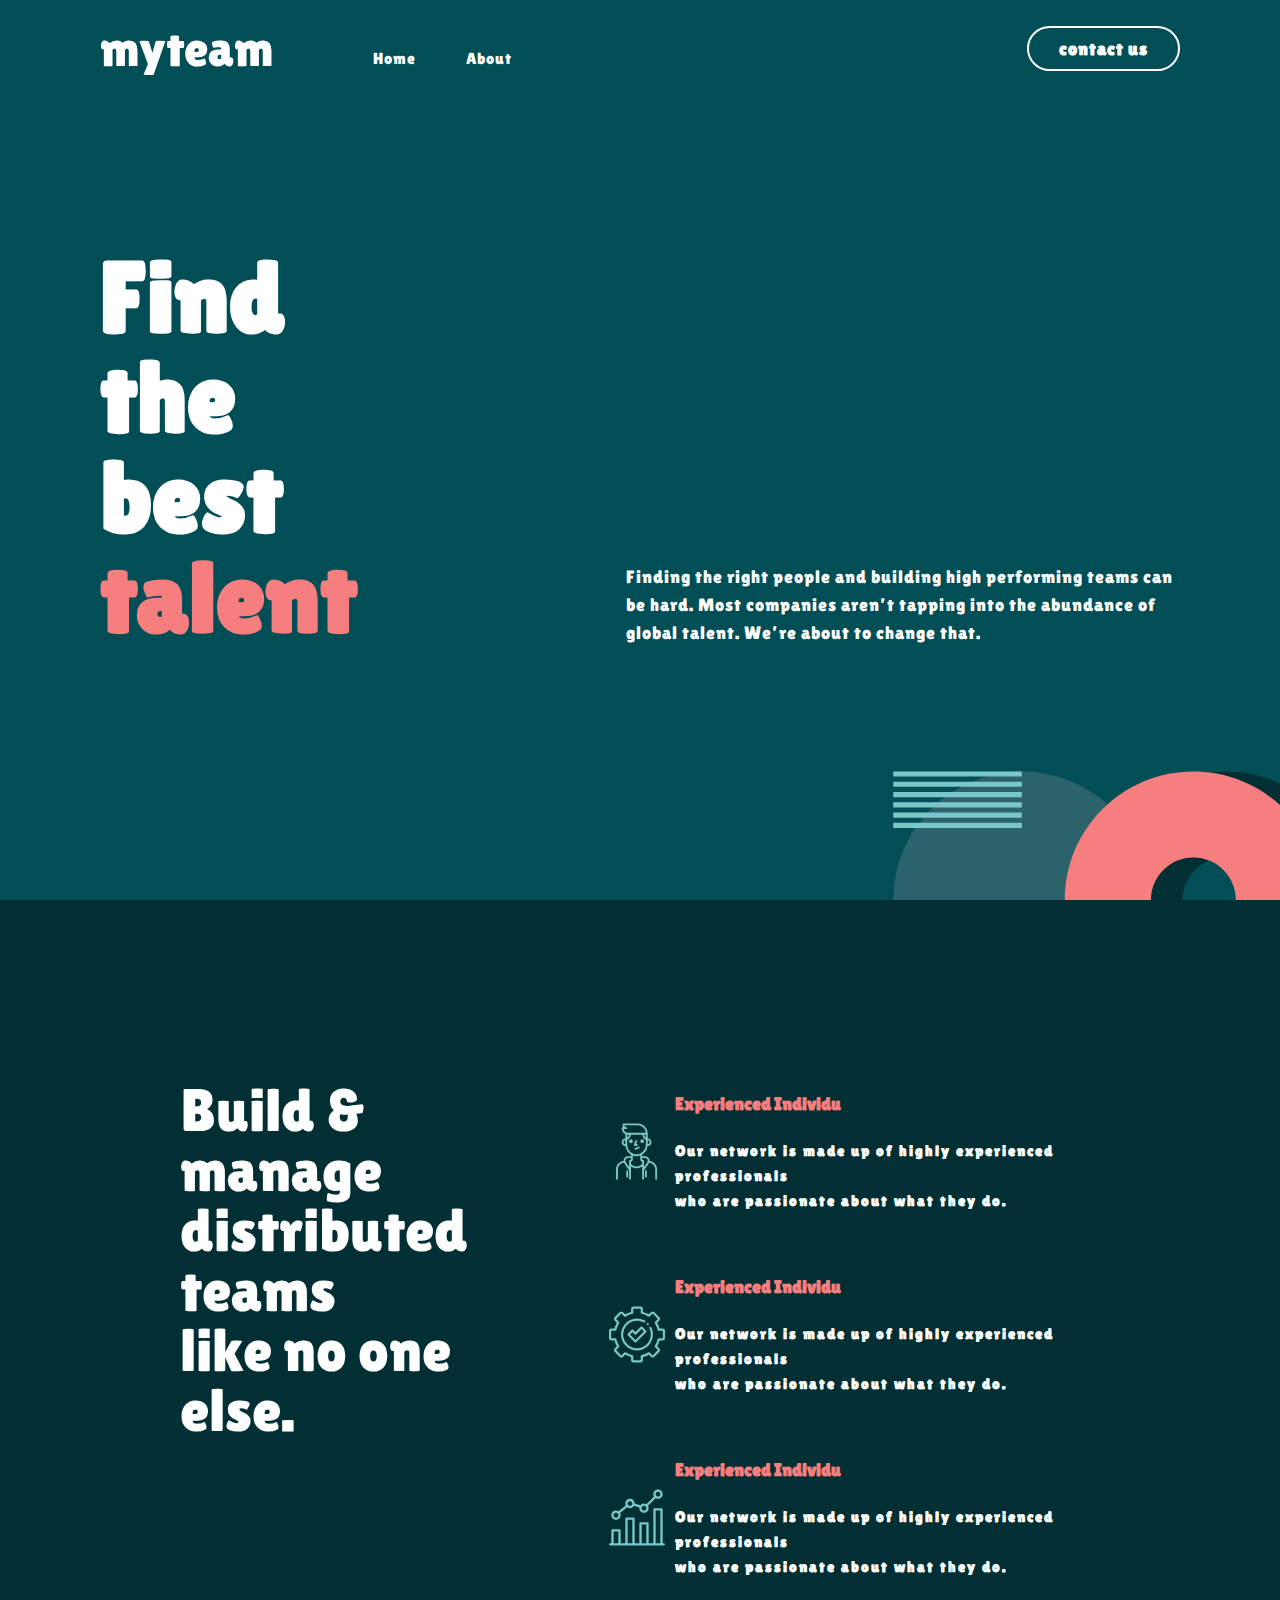
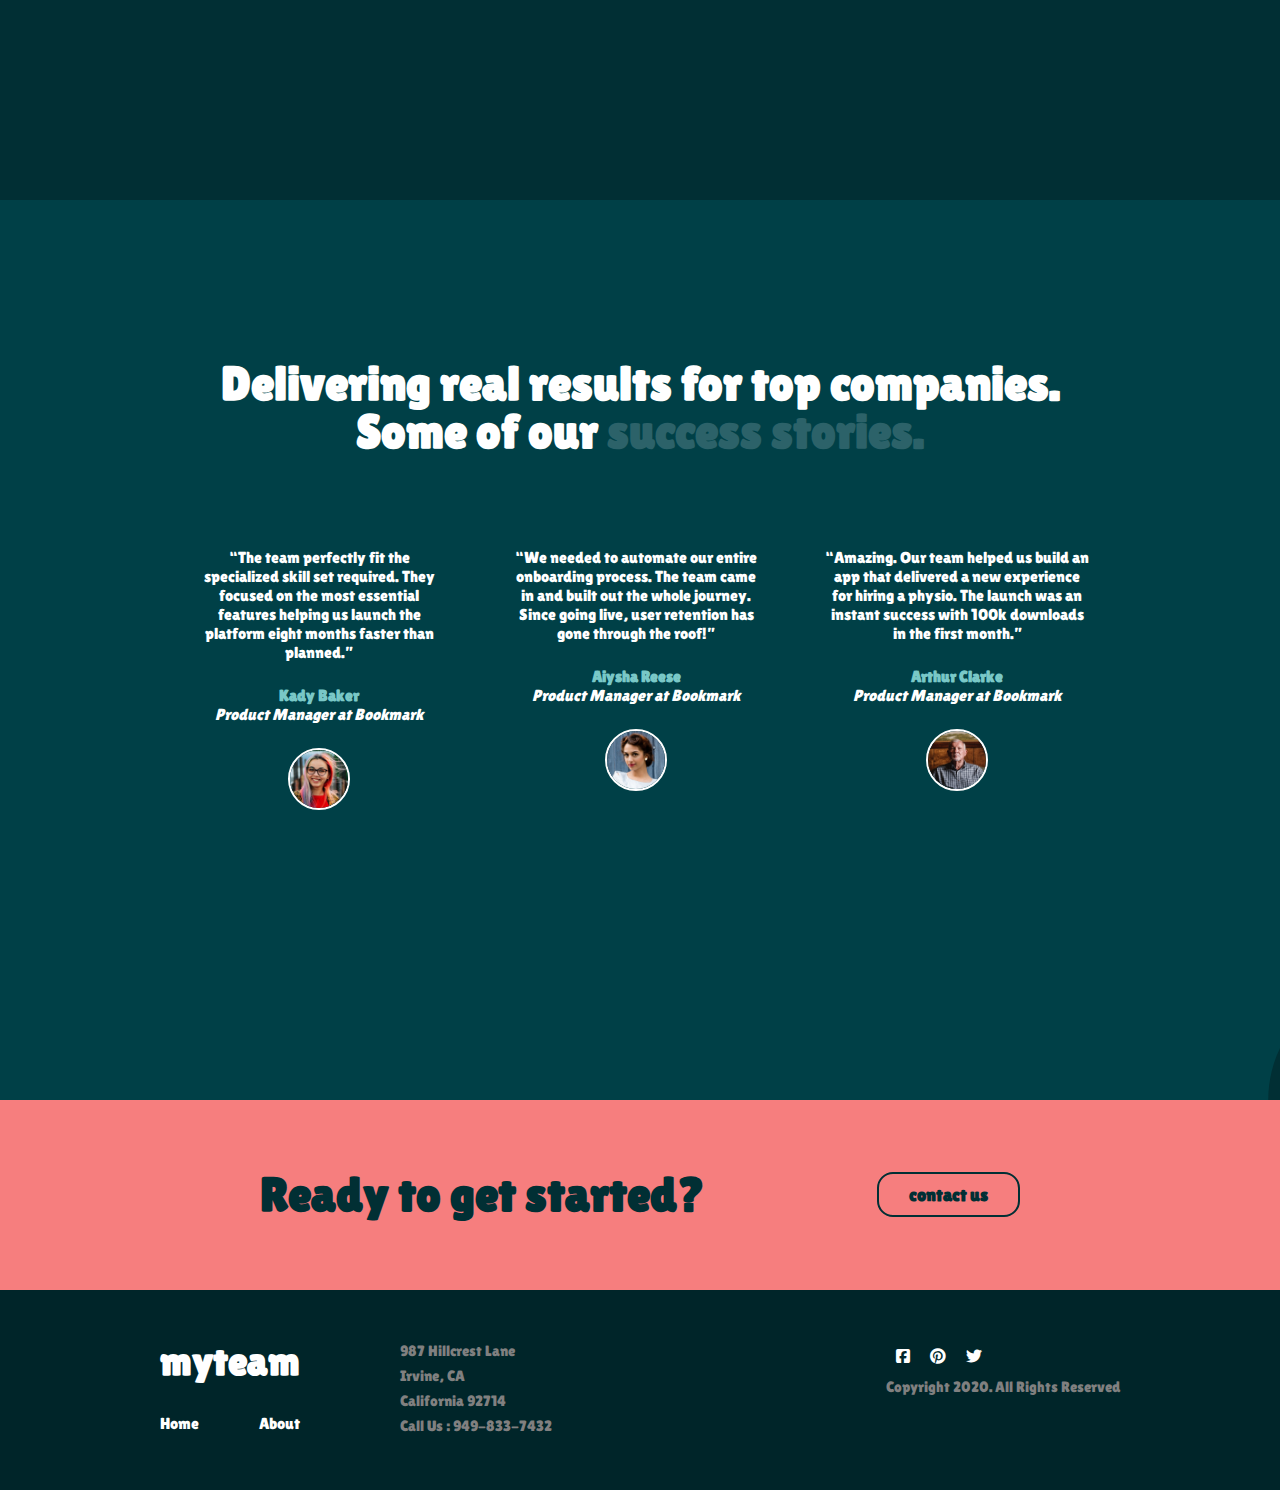
<file: index.html>
<!DOCTYPE html>
<html lang="en">

<head>
    <meta charset="UTF-8">
    <meta name="viewport" content="width=device-width, initial-scale=1.0">
    <link rel="stylesheet" href="./css/Home.css">
    <!--Font avesome link-->
    <link rel="stylesheet" href="https://cdnjs.cloudflare.com/ajax/libs/font-awesome/6.5.0/css/all.min.css">
    <link rel="shortcut icon" href="./images/programming.png" type="image/x-icon">
    <title>My team</title>
</head>

<body>


    <section class="header">
        <nav class="nav">
            <div class="nav-menu">
                <h1 class="my_team"> myteam </h1>
                <li class="nav-link"> <a href="#" target="_self"> Home</a> </li>
                <li class="nav-link"> <a href="./About.html" target="_self"> About</a> </li>
            </div>
            <div class="btn-nav">
                <span class="btn-nav">
                    <a href="./Contact_us.html" target="_self"> contact us</a>
                </span>
            </div>
            <div class="hamburger">
                <i class="fa-solid fa-bars"></i>
            </div>
        </nav>

        <div class="header-text">
            <div class="h-text-left">
                <h1> Find the best <span class="another-color"> talent </span></h1>
            </div>
            <div class="p-text-right">
                <p>Finding the right people and building high performing teams can be hard. Most companies aren’t
                    tapping into the abundance of global talent. We’re about to change that.</p>
            </div>
        </div>
    </section>

    <div class="adverticement">
        <div class="add-describtion">
            <div class="add-text">
                <h2>Build & manage <span class="break"> distributed teams </span> like no one else.</h2>
            </div>
            <div class="add-describe">
                <div class="describe-1">
                    <img class="add-icon" src="./images/Group 9.svg" alt="">
                    <div class="text-add">
                        <p class="another-text">
                            Experienced Individu
                        </p>
                        <p class="under-text">
                            Our network is made up of highly experienced professionals
                            <span class="break"> who are passionate about what they do. </span>
                        </p>
                    </div>
                </div>

                <div class="describe-1">
                    <img class="add-icon" src="./images/Combined Shape.svg" alt="">
                    <div class="text-add">
                        <p class="another-text">
                            Experienced Individu
                        </p>
                        <p class="under-text">
                            Our network is made up of highly experienced professionals
                            <span class="break"> who are passionate about what they do. </span>
                        </p>
                    </div>
                </div>

                <div class="describe-1">
                    <img class="add-icon" src="./images/Combined Shape (1).svg" alt="">
                    <div class="text-add">
                        <p class="another-text">
                            Experienced Individu
                        </p>
                        <p class="under-text">
                            Our network is made up of highly experienced professionals
                            <span class="break"> who are passionate about what they do. </span>
                        </p>
                    </div>
                </div>
            </div>
        </div>
    </div>

    <div class="stories">
        <div class="comments">
            <h2 class="story-h2">
                Delivering real results for top companies. <span class="break">Some of our <span class="success">success
                        stories.</span></span>
            </h2>
            <div class="success-story">
                <div class="comment">
                    <p> “The team perfectly fit the specialized skill set required. They focused on the most essential
                        features helping us launch the platform eight months faster than planned.”</p>

                    <span>
                        <b style="color: rgba(121, 200, 199, 1);">Kady Baker</b> <br>
                        <i>Product Manager at Bookmark</i> <br>
                    </span>

                    <img class="person" src="./images/person-1.png" alt="">
                </div>
                <div class="comment">
                    <p>“We needed to automate our entire onboarding process. The team came in and built out the whole
                        journey. Since going live, user retention has gone through the roof!”</p>
                    <span>
                        <b style="color: rgba(121, 200, 199, 1);">Aiysha Reese</b> <br>
                        <i>Product Manager at Bookmark</i> <br>
                    </span>

                    <img class="person" src="./images/person-2.png" alt="">
                </div>
                <div class="comment">
                    <p>“Amazing. Our team helped us build an app that delivered a new experience for hiring a physio.
                        The launch was an instant success with 100k downloads in the first month.”</p>
                    <span>
                        <b style="color: rgba(121, 200, 199, 1);">Arthur Clarke</b> <br>
                        <i>Product Manager at Bookmark</i> <br>
                    </span>

                    <img class="person" src="./images/person-3.png" alt="">
                </div>
            </div>

        </div>
    </div>

    <div class="started">
        <div class="start">
            <h1> Ready to get started? </h1>
            <div class="btn-started">
                <span class="btn-start">
                    <a href="./Contact_us.html"> contact us</a>
                </span>
            </div>
        </div>
    </div>

    <footer>
        <div class="under">
            <div class="left-section">
                <div class="f-icon">
                    <h2>myteam</h2>
                    <ul>
                        <li><a href="#">Home</a></li>
                        <li class="two"><a  href="./About.html">About</a></li>
                    </ul>
                </div>
                <div class="adress">
                    <ul>
                        <li><a href="#">987 Hillcrest Lane</a></li>
                        <li><a href="#">Irvine, CA</a></li>
                        <li><a href="#">California 92714</a></li>
                        <li><a href="#">Call Us : 949-833-7432</a></li>
                    </ul>
                </div>
            </div>
            <div class="right-section">
                <ul class="social">
                    <li><a href="#"><i class="fa-brands fa-square-facebook"></i></a></li>
                    <li><a href="#"><i class="fa-brands fa-pinterest"></i></a></li>
                    <li><a href="#"><i class="fa-brands fa-twitter"></i></a></li> 
                </ul>
                <p>Copyright 2020. All Rights Reserved</p>
            </div>
        </div>
    </footer>


</body>

</html>
</file>
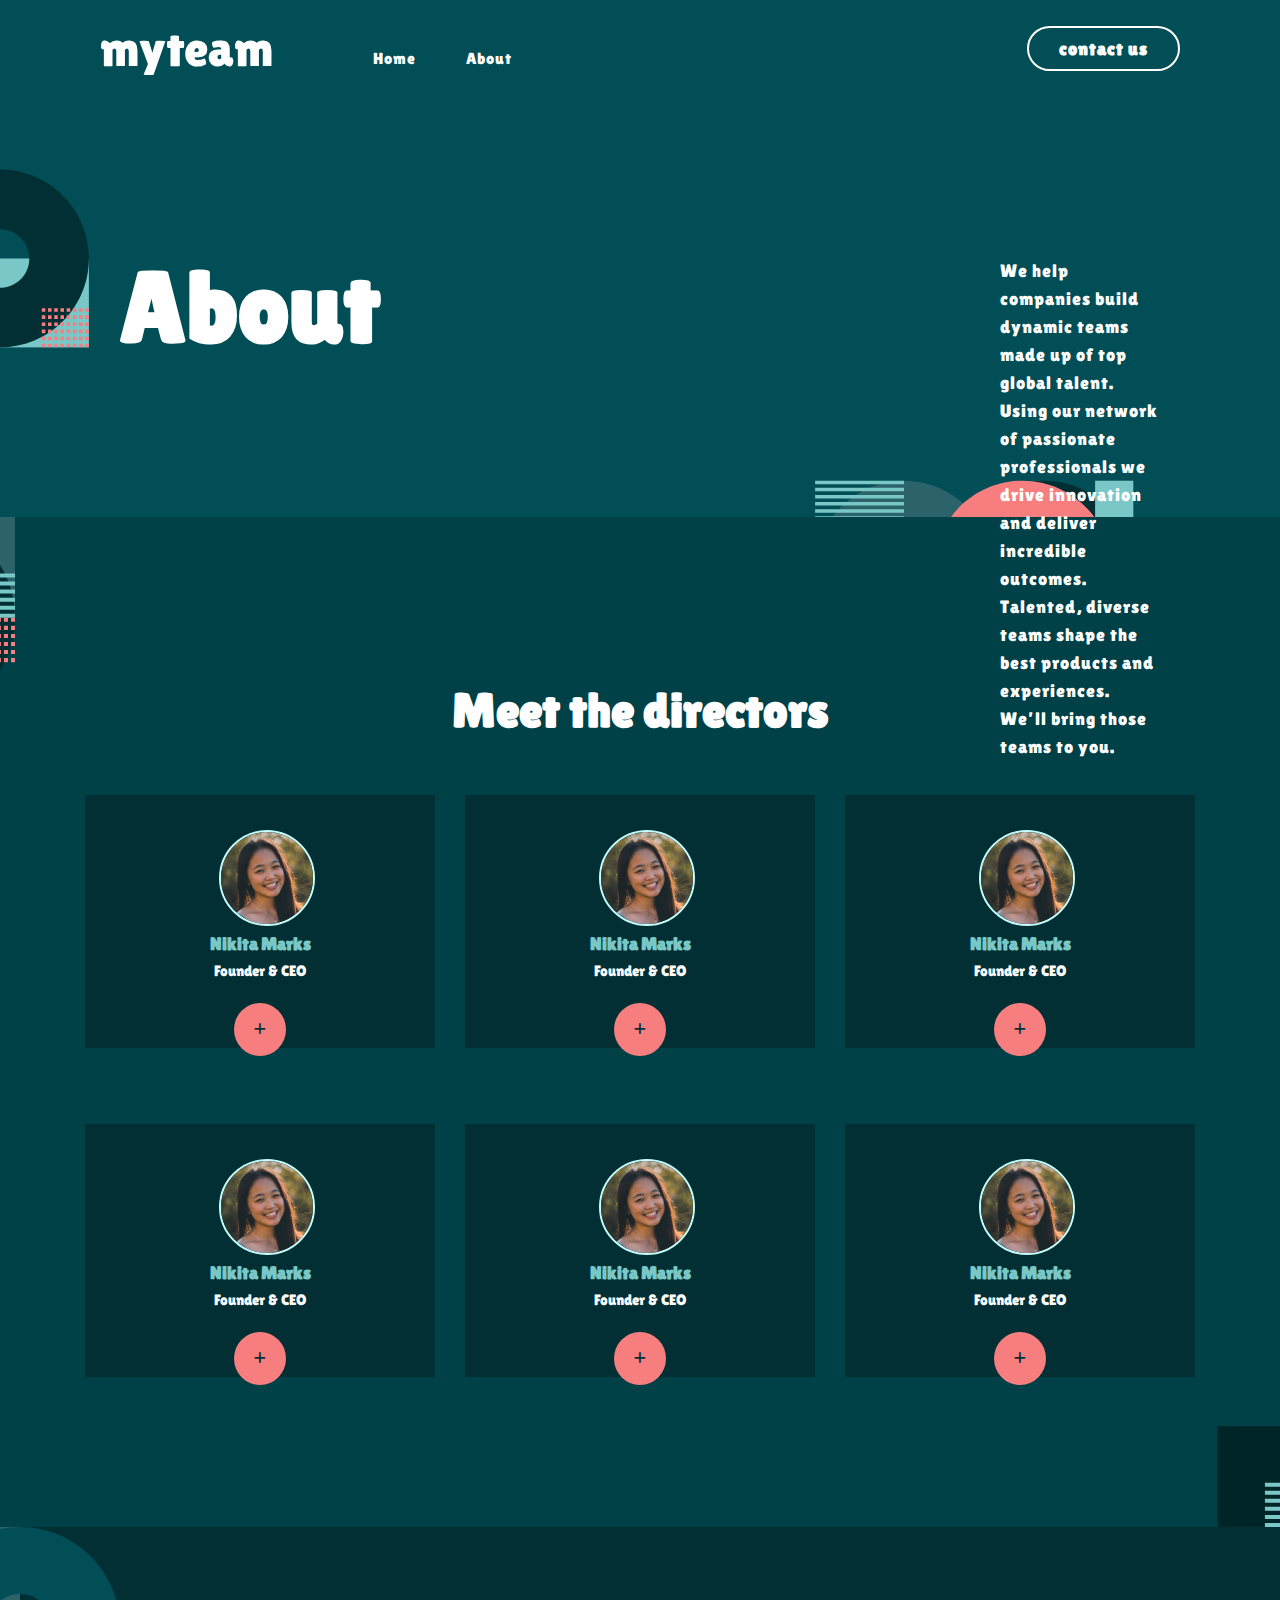
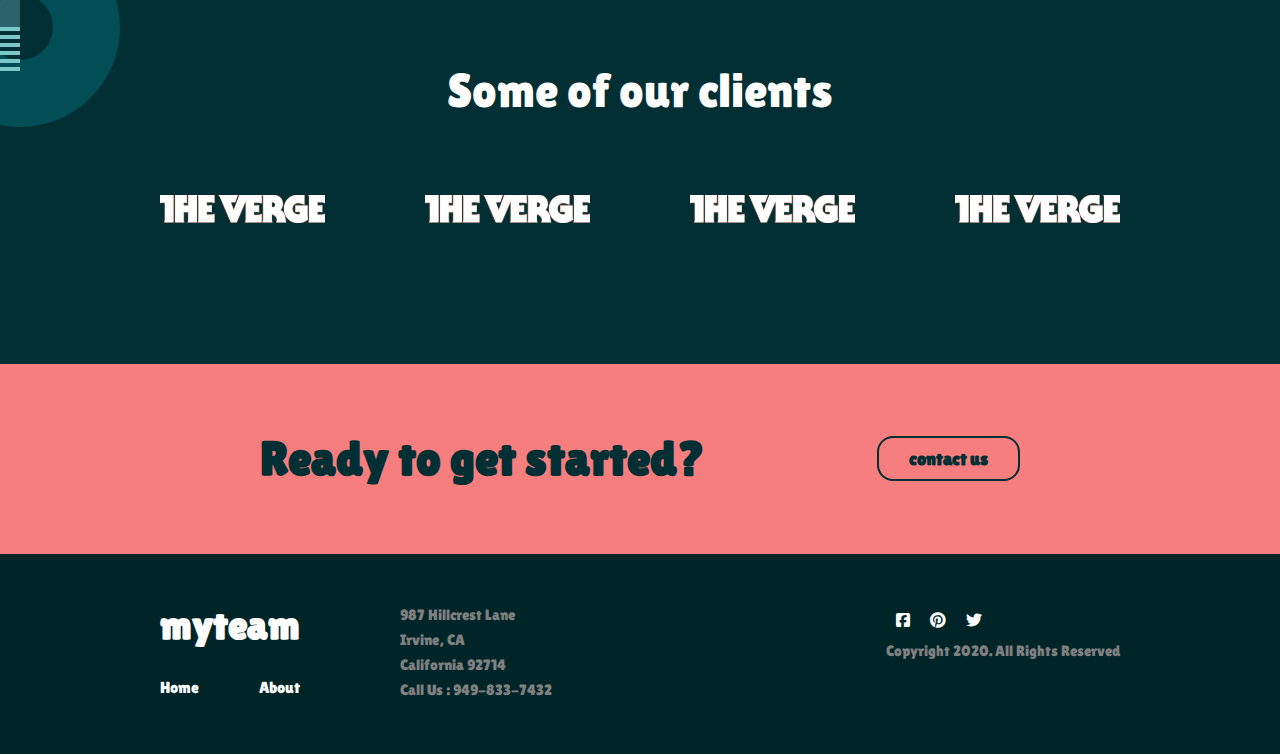
<file: About.html>
<!DOCTYPE html>
<html lang="en">

<head>
    <meta charset="UTF-8">
    <meta name="viewport" content="width=device-width, initial-scale=1.0">
    <!-- CSS link -->
    <link rel="stylesheet" href="./css/About.css">
    <!--Font avesome link-->
    <link rel="stylesheet" href="https://cdnjs.cloudflare.com/ajax/libs/font-awesome/6.5.0/css/all.min.css">
    <link rel="shortcut icon" href="./images/programming.png" type="image/x-icon">
    <title>My team</title>
</head>

<body>

    <section class="header">
        <nav class="nav">
            <div class="nav-menu">
                <h1 class="my_team"> myteam </h1>
                <li class="nav-link"> <a href="./index.html" target="_self"> Home</a> </li>
                <li class="nav-link"> <a href="#"> About</a> </li>
            </div>
            <div class="btn-nav">
                <span class="btn-nav">
                    <a href="./Contact_us.html" target="_self"> contact us</a>
                </span>
            </div>
            <div class="hamburger">
                <i class="fa-solid fa-bars"></i>
            </div>
        </nav>

        <div class="header-text">
            <div class="h-text-left">
                <h1> About </h1>
            </div>
            <div class="p-text-right">
                <p> We help companies build dynamic teams made up of top global talent. Using our network of passionate
                    professionals we drive innovation and deliver incredible outcomes. Talented, diverse teams shape the
                    best products and experiences. We’ll bring those teams to you. </p>
            </div>
        </div>

    </section>

    <div class="directors">
        <div class="meet">
            <h1 class="meet-h1">
                Meet the directors
            </h1>
            <div class="container">
                <div class="grid-container">
                    <div class="box">
                        <img class="d-img" src="./images/director_1.png" alt="">
                        <p class="d-name"> Nikita Marks </p>
                        <p class="d-job"> Founder & CEO </p>
                        <button class="d-btn">
                            <i class="fa-solid fa-plus d-plus"></i>
                            <i class="fa-solid fa-xmark d-cross"></i>
                        </button>
                    </div>
                    <div class="box">
                        <img class="d-img" src="./images/director_1.png" alt="">
                        <p class="d-name"> Nikita Marks </p>
                        <p class="d-job"> Founder & CEO </p>
                        <button class="d-btn">
                            <i class="fa-solid fa-plus d-plus"></i>
                            <i class="fa-solid fa-xmark d-cross"></i>
                        </button>
                    </div>
                    <div class="box">
                        <img class="d-img" src="./images/director_1.png" alt="">
                        <p class="d-name"> Nikita Marks </p>
                        <p class="d-job"> Founder & CEO </p>
                        <button class="d-btn">
                            <i class="fa-solid fa-plus d-plus"></i>
                            <i class="fa-solid fa-xmark d-cross"></i>
                        </button>
                    </div>
                    <div class="box">
                        <img class="d-img" src="./images/director_1.png" alt="">
                        <p class="d-name"> Nikita Marks </p>
                        <p class="d-job"> Founder & CEO </p>
                        <button class="d-btn">
                            <i class="fa-solid fa-plus d-plus"></i>
                            <i class="fa-solid fa-xmark d-cross"></i>
                        </button>
                    </div>
                    <div class="box">
                        <img class="d-img" src="./images/director_1.png" alt="">
                        <p class="d-name"> Nikita Marks </p>
                        <p class="d-job"> Founder & CEO </p>
                        <button class="d-btn">
                            <i class="fa-solid fa-plus d-plus"></i>
                            <i class="fa-solid fa-xmark d-cross"></i>
                        </button>
                    </div>
                    <div class="box">
                        <img class="d-img" src="./images/director_1.png" alt="">
                        <p class="d-name"> Nikita Marks </p>
                        <p class="d-job"> Founder & CEO </p>
                        <button class="d-btn">
                            <i class="fa-solid fa-plus d-plus"></i>
                            <i class="fa-solid fa-xmark d-cross"></i>
                        </button>
                    </div>
                </div>
            </div>
        </div>
    </div>

    <div class="cleants">
        <div class="brand">
            <h2 class="brand-h2"> Some of our clients </h2>
            <div class="brand-img">
                <div class="logo"><img src="./images/Object.svg" alt=""></div>
                <div class="logo"><img src="./images/Object.svg" alt=""></div>
                <div class="logo"><img src="./images/Object.svg" alt=""></div>
                <div class="logo"><img src="./images/Object.svg" alt=""></div>
                 
            </div>
        </div>

    </div>

    <div class="started">
        <div class="start">
            <h1> Ready to get started? </h1>
            <div class="btn-started">
                <span class="btn-start">
                    <a href="./Contact_us.html"> contact us</a>
                </span>
            </div>
        </div>
    </div>

    <footer>
        <div class="under">
            <div class="left-section">
                <div class="f-icon">
                    <h2>myteam</h2>
                    <ul>
                        <li><a href="./index.html">Home</a></li>
                        <li class="two"><a  href="./About.html">About</a></li>
                    </ul>
                </div>
                <div class="adress">
                    <ul>
                        <li><a href="#">987 Hillcrest Lane</a></li>
                        <li><a href="#">Irvine, CA</a></li>
                        <li><a href="#">California 92714</a></li>
                        <li><a href="#">Call Us : 949-833-7432</a></li>
                    </ul>
                </div>
            </div>
            <div class="right-section">
                <ul class="social">
                    <li><a href="#"><i class="fa-brands fa-square-facebook"></i></a></li>
                    <li><a href="#"><i class="fa-brands fa-pinterest"></i></a></li>
                    <li><a href="#"><i class="fa-brands fa-twitter"></i></a></li> 
                </ul>
                <p>Copyright 2020. All Rights Reserved</p>
            </div>
        </div>
    </footer>


    <script src="./js/about.js"></script>
</body>

</html>
</file>
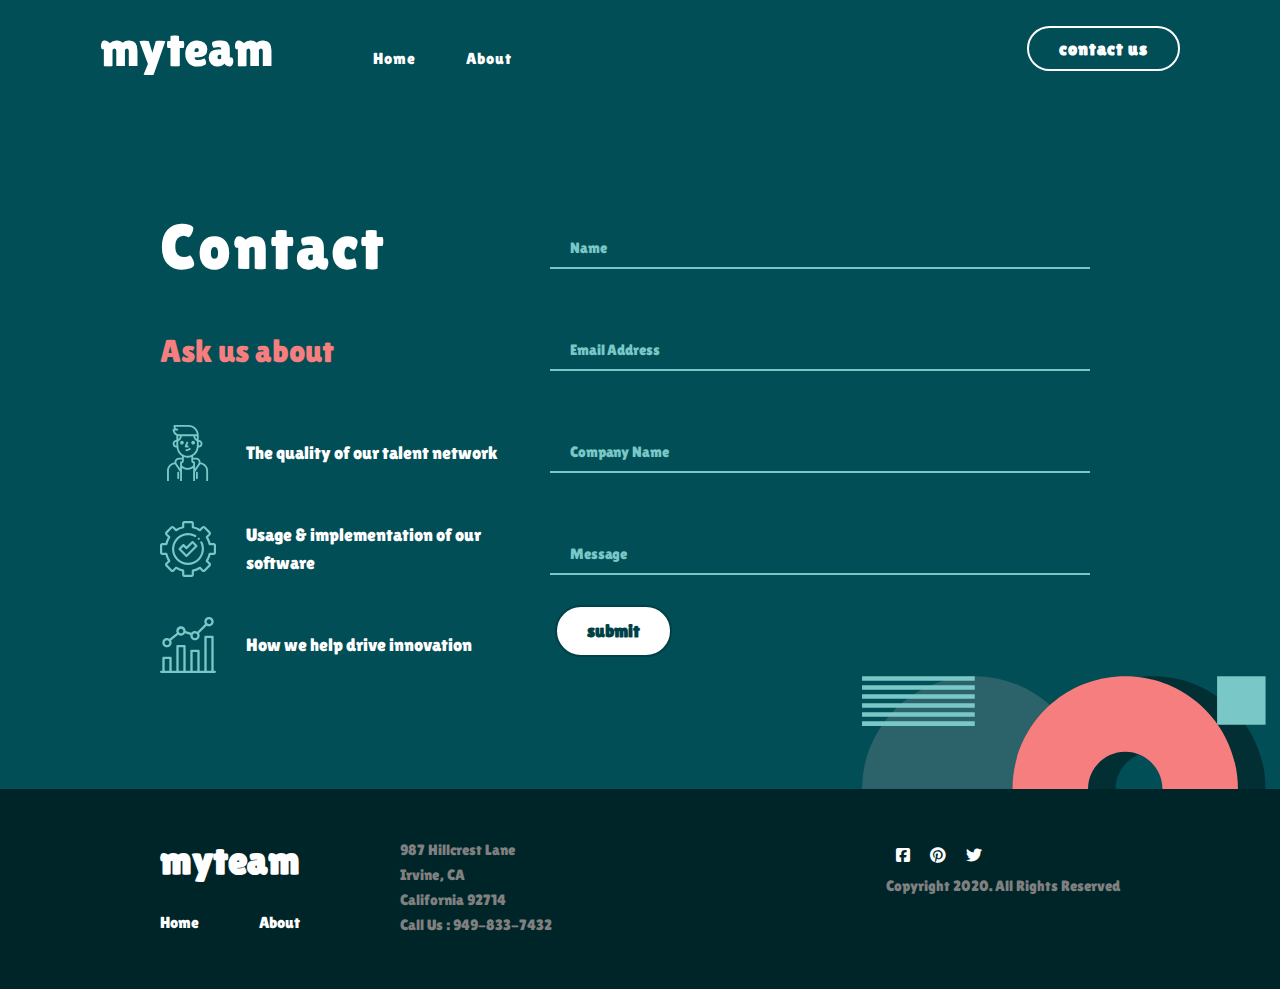
<file: Contact_us.html>
<!DOCTYPE html>
<html lang="en">
<head>
    <meta charset="UTF-8">
    <meta name="viewport" content="width=device-width, initial-scale=1.0">
    <link rel="shortcut icon" href="./images/programming.png" type="image/x-icon">
    <title>My team</title>
     <!-- CSS link -->
     <link rel="stylesheet" href="./css/Contact_us.css">
     <!--Font avesome link-->
     <link rel="stylesheet" href="https://cdnjs.cloudflare.com/ajax/libs/font-awesome/6.5.0/css/all.min.css">
</head>
<body>
    <section class="header">
        <nav class="nav">
            <div class="nav-menu">
                <h1 class="my_team"> myteam </h1>
                <li class="nav-link"> <a href="./index.html" target="_self"> Home</a> </li>
                <li class="nav-link"> <a href="./About.html" target="_self"> About</a> </li>
            </div>
            <div class="btn-nav">
                <span class="btn-nav">
                    <a href="#"> contact us</a>
                </span>
            </div>
            <div class="hamburger">
                <i class="fa-solid fa-bars"></i>
            </div>
        </nav>

        <div class="main-section">
            <div class="contact">
                <h1> Contact </h1>
                <h4> Ask us about </h4>
                <div class="images">
                    <div class="add add_1">
                        <img src="./images/Group 9.svg" alt="">
                        <p>The quality of our talent network</p>
                    </div>
                    <div class="add add_2">
                        <img src="./images/Combined Shape.svg" alt="">
                        <p>Usage & implementation of our software</p>
                    </div>
                    <div class="add add_3">
                        <img src="./images/Combined Shape (1).svg" alt="">
                        <p>How we help drive innovation</p>
                    </div>
                </div>
            </div>
            <div class="input">
                <div class="inform name">
                    <input type="text" placeholder="Name">
                </div>
                <div class="inform email">
                    <input type="email" placeholder="Email Address">
                </div>
                <div class="inform title">
                    <input type="text" placeholder="Company Name">
                </div>
                <div class="inform massage">
                    <input type="text" placeholder="Message">
                </div>
                <div class="btn-input">
                    <button> submit </button>
                </div>
            </div>
        </div>

    </section>

    <footer>
        <div class="under">
            <div class="left-section">
                <div class="f-icon">
                    <h2>myteam</h2>
                    <ul>
                        <li><a href="./index.html">Home</a></li>
                        <li class="two"><a  href="./About.html">About</a></li>
                    </ul>
                </div>
                <div class="adress">
                    <ul>
                        <li><a href="#">987 Hillcrest Lane</a></li>
                        <li><a href="#">Irvine, CA</a></li>
                        <li><a href="#">California 92714</a></li>
                        <li><a href="#">Call Us : 949-833-7432</a></li>
                    </ul>
                </div>
            </div>
            <div class="right-section">
                <ul class="social">
                    <li><a href="#"><i class="fa-brands fa-square-facebook"></i></a></li>
                    <li><a href="#"><i class="fa-brands fa-pinterest"></i></a></li>
                    <li><a href="#"><i class="fa-brands fa-twitter"></i></a></li> 
                </ul>
                <p>Copyright 2020. All Rights Reserved</p>
            </div>
        </div>
    </footer>


</body>
</html>
</file>
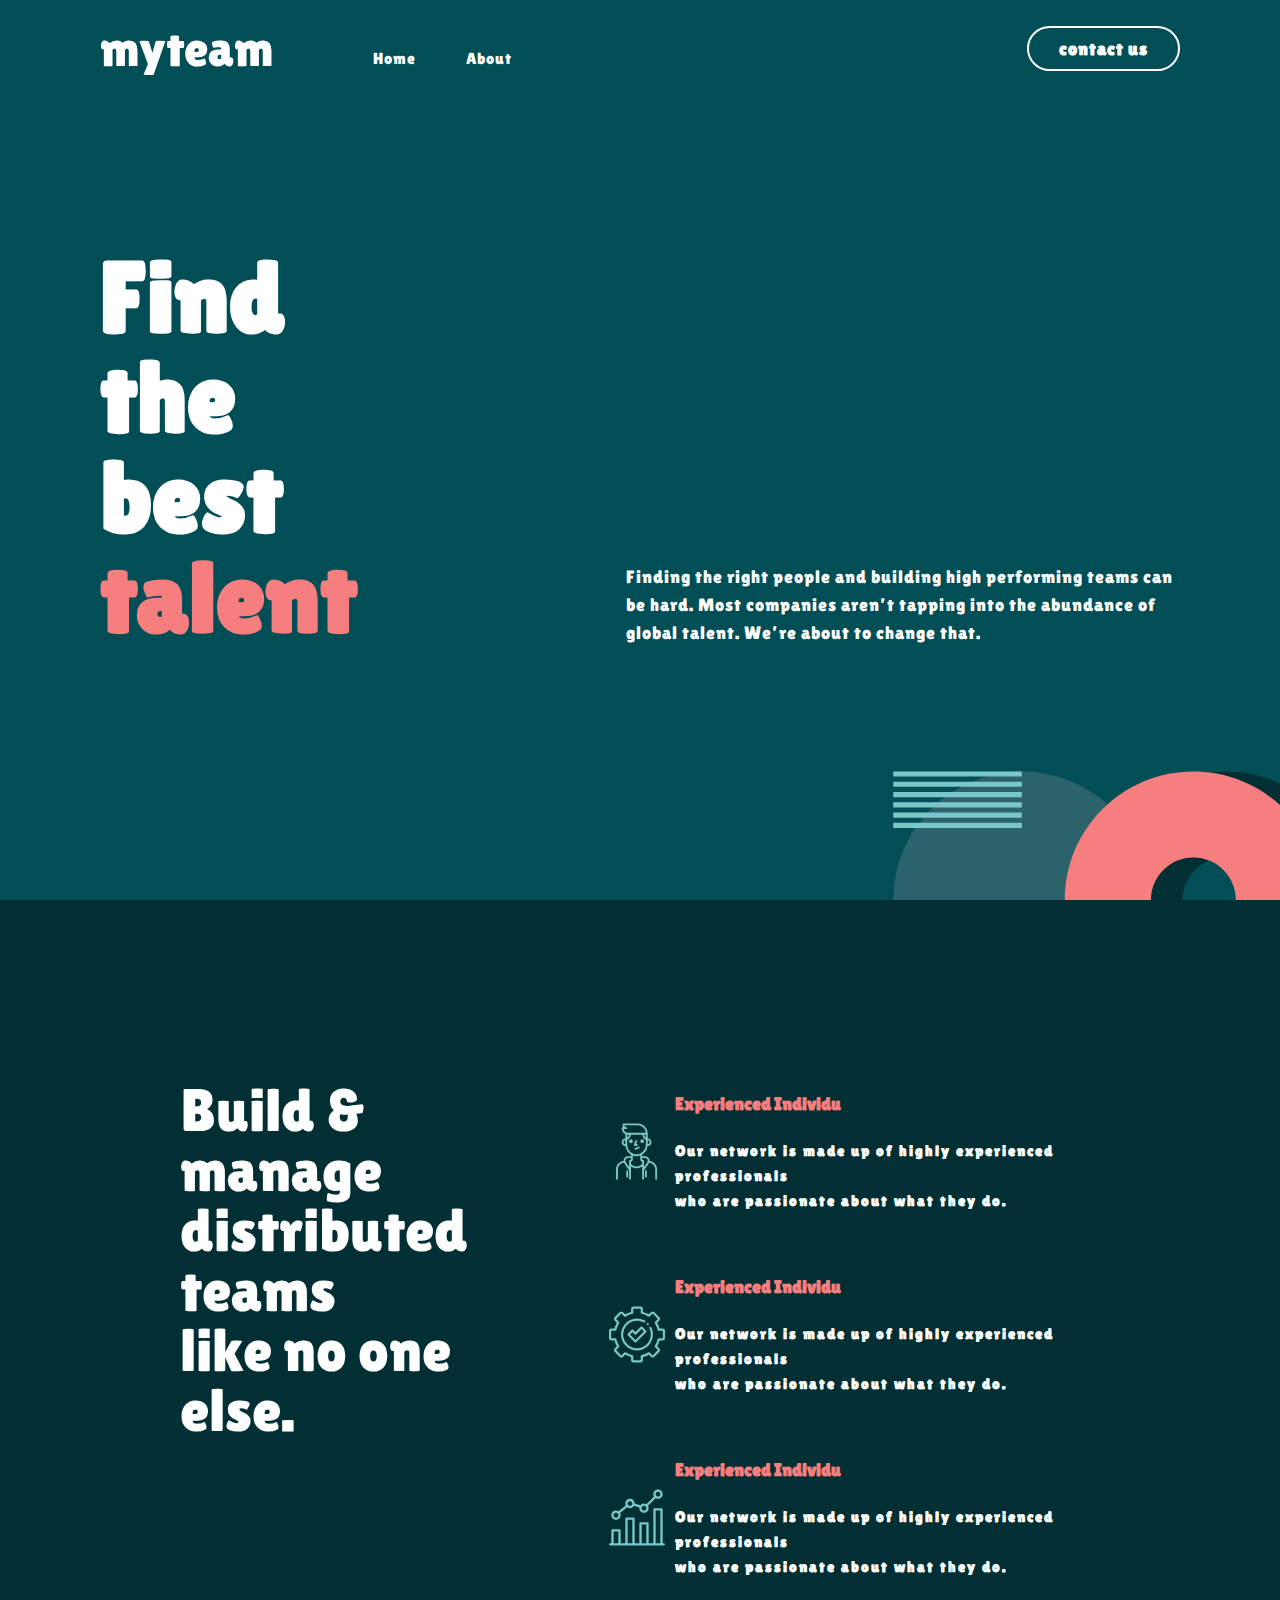
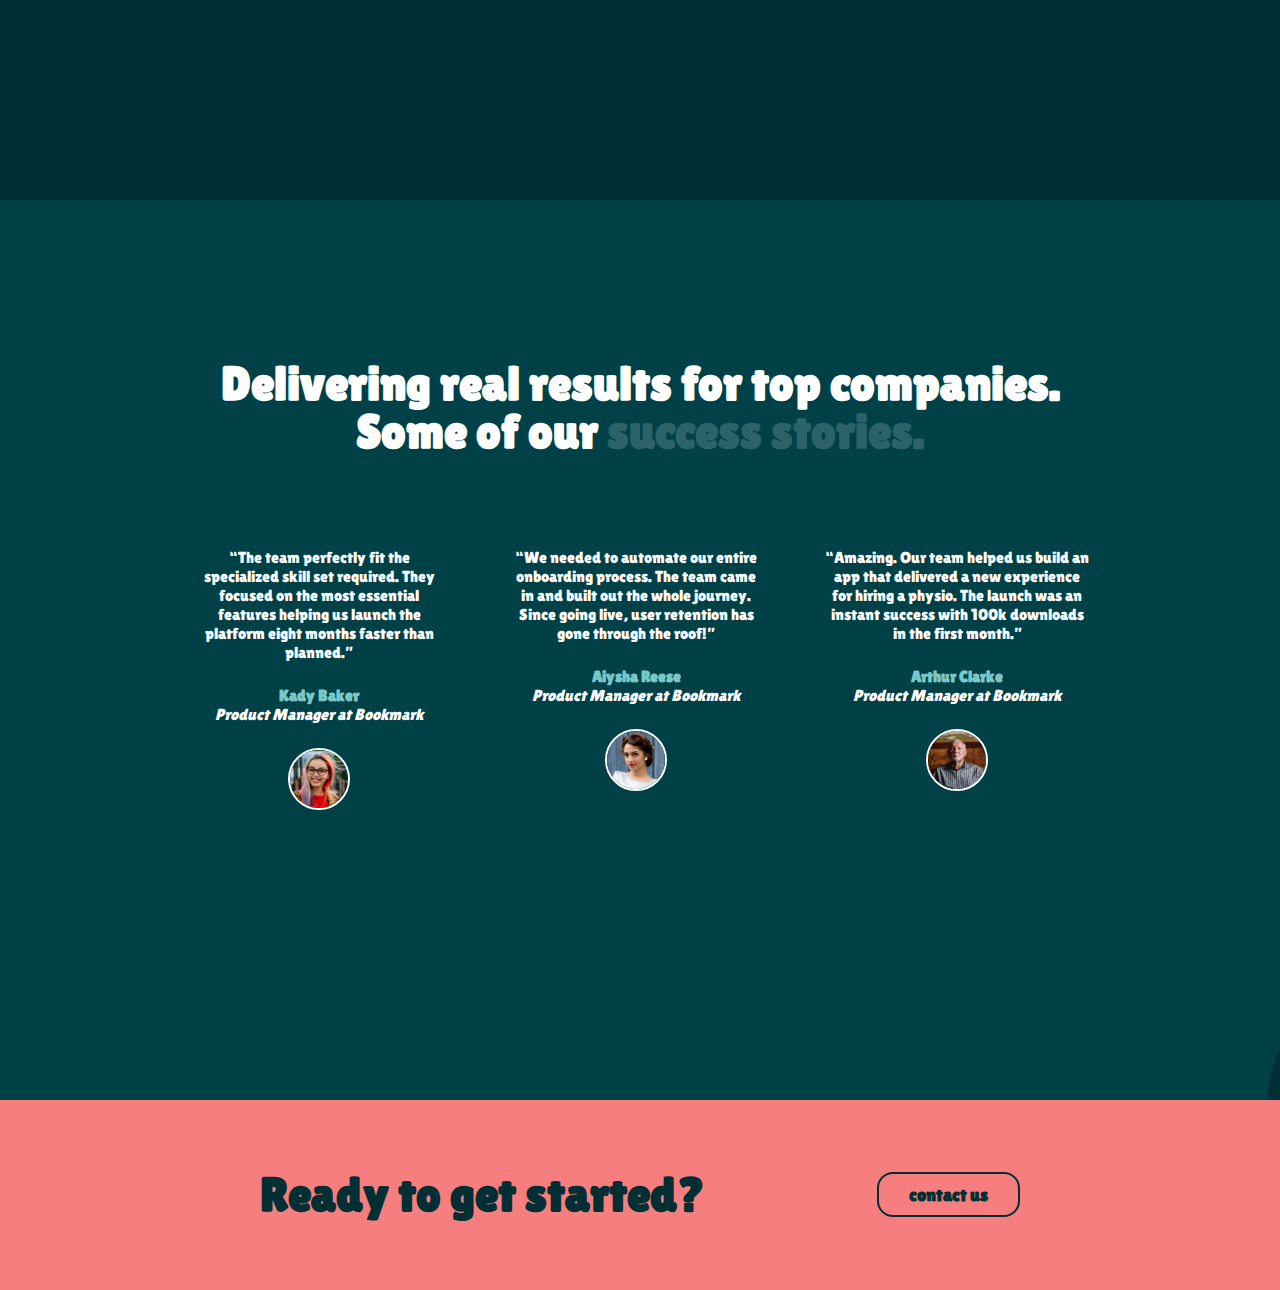
<file: Home.html>
<!DOCTYPE html>
<html lang="en">

<head>
    <meta charset="UTF-8">
    <meta name="viewport" content="width=device-width, initial-scale=1.0">
    <link rel="stylesheet" href="./css/Home.css">
    <!--Font avesome link-->
    <link rel="stylesheet" href="https://cdnjs.cloudflare.com/ajax/libs/font-awesome/6.5.0/css/all.min.css">
    <link rel="shortcut icon" href="./images/programming.png" type="image/x-icon">
    <title>My team</title>
</head>

<body>


    <section class="header">
        <nav class="nav">
            <div class="nav-menu">
                <h1 class="my_team"> myteam </h1>
                <li class="nav-link"> <a href="#" target="_self"> Home</a> </li>
                <li class="nav-link"> <a href="./About.html" target="_self"> About</a> </li>
            </div>
            <div class="btn-nav">
                <span class="btn-nav">
                    <a href="./Contact_us.html" target="_self"> contact us</a>
                </span>
            </div>
            <div class="hamburger">
                <i class="fa-solid fa-bars"></i>
            </div>
        </nav>

        <div class="header-text">
            <div class="h-text-left">
                <h1> Find the best <span class="another-color"> talent </span></h1>
            </div>
            <div class="p-text-right">
                <p>Finding the right people and building high performing teams can be hard. Most companies aren’t
                    tapping into the abundance of global talent. We’re about to change that.</p>
            </div>
        </div>
    </section>

    <div class="adverticement">
        <div class="add-describtion">
            <div class="add-text">
                <h2>Build & manage <span class="break"> distributed teams </span> like no one else.</h2>
            </div>
            <div class="add-describe">
                <div class="describe-1">
                    <img class="add-icon" src="./images/Group 9.svg" alt="">
                    <div class="text-add">
                        <p class="another-text">
                            Experienced Individu
                        </p>
                        <p class="under-text">
                            Our network is made up of highly experienced professionals
                            <span class="break"> who are passionate about what they do. </span>
                        </p>
                    </div>
                </div>

                <div class="describe-1">
                    <img class="add-icon" src="./images/Combined Shape.svg" alt="">
                    <div class="text-add">
                        <p class="another-text">
                            Experienced Individu
                        </p>
                        <p class="under-text">
                            Our network is made up of highly experienced professionals
                            <span class="break"> who are passionate about what they do. </span>
                        </p>
                    </div>
                </div>

                <div class="describe-1">
                    <img class="add-icon" src="./images/Combined Shape (1).svg" alt="">
                    <div class="text-add">
                        <p class="another-text">
                            Experienced Individu
                        </p>
                        <p class="under-text">
                            Our network is made up of highly experienced professionals
                            <span class="break"> who are passionate about what they do. </span>
                        </p>
                    </div>
                </div>
            </div>
        </div>
    </div>

    <div class="stories">
        <div class="comments">
            <h2 class="story-h2">
                Delivering real results for top companies. <span class="break">Some of our <span class="success">success
                        stories.</span></span>
            </h2>
            <div class="success-story">
                <div class="comment">
                    <p> “The team perfectly fit the specialized skill set required. They focused on the most essential
                        features helping us launch the platform eight months faster than planned.”</p>

                    <span>
                        <b style="color: rgba(121, 200, 199, 1);">Kady Baker</b> <br>
                        <i>Product Manager at Bookmark</i> <br>
                    </span>

                    <img class="person" src="./images/person-1.png" alt="">
                </div>
                <div class="comment">
                    <p>“We needed to automate our entire onboarding process. The team came in and built out the whole
                        journey. Since going live, user retention has gone through the roof!”</p>
                    <span>
                        <b style="color: rgba(121, 200, 199, 1);">Aiysha Reese</b> <br>
                        <i>Product Manager at Bookmark</i> <br>
                    </span>

                    <img class="person" src="./images/person-2.png" alt="">
                </div>
                <div class="comment">
                    <p>“Amazing. Our team helped us build an app that delivered a new experience for hiring a physio.
                        The launch was an instant success with 100k downloads in the first month.”</p>
                    <span>
                        <b style="color: rgba(121, 200, 199, 1);">Arthur Clarke</b> <br>
                        <i>Product Manager at Bookmark</i> <br>
                    </span>

                    <img class="person" src="./images/person-3.png" alt="">
                </div>
            </div>

        </div>
    </div>

    <div class="started">
        <div class="start">
            <h1> Ready to get started? </h1>
            <div class="btn-started">
                <span class="btn-start">
                    <a href="./Contact_us.html"> contact us</a>
                </span>
            </div>
        </div>
    </div>

</body>

</html>
</file>
<file: css/Home.css>
@import url('https://fonts.googleapis.com/css2?family=Exo+2:ital,wght@0,100..900;1,100..900&family=Inter:ital,opsz,wght@0,14..32,100..900;1,14..32,100..900&family=Lato:ital,wght@0,100;0,300;0,400;0,700;0,900;1,100;1,300;1,400;1,700;1,900&family=Lilita+One&family=Livvic:ital,wght@0,100;0,200;0,300;0,400;0,500;0,600;0,700;0,900;1,100;1,200;1,300;1,400;1,500;1,600;1,700;1,900&family=Noto+Sans:ital,wght@0,100..900;1,100..900&family=Orbitron:wght@400..900&family=Pacifico&family=Poppins:ital,wght@0,100;0,200;0,300;0,400;0,500;0,600;0,700;0,800;0,900;1,100;1,200;1,300;1,400;1,500;1,600;1,700;1,800;1,900&family=Rowdies:wght@300;400;700&family=Saira:ital,wght@0,100..900;1,100..900&family=Tangerine:wght@400;700&display=swap');



* {
    margin: 0;
    padding: 0;
    box-sizing: border-box;
}

html,
body {
    font-family: "Lilita One", sans-serif;
}

.header {
    background-image: url("../images/Group\ 7.svg");
    height: 100vh;
    background-size: cover;
    background-position: center;
    background-repeat: no-repeat;
}

nav {
    padding: 20px 100px;
    display: flex;
    justify-content: space-between;
    align-items: center;
}

.my_team {
    padding: 0 100px 0 0;
    font-family: "Lilita One", sans-serif;
    font-weight: 400;
    font-size: 50px;
    color: white;
}

.nav-menu {
    display: flex;
    justify-content: left;
    align-items: center;
}

.nav-menu li {
    padding: 20px 50px 0 0;
    list-style: none;
}

.nav-menu li a {
    font-family: "Lilita One", sans-serif;
    text-decoration: none;
    color: white;
    font-weight: 100;
    letter-spacing: 1px;
}

.btn-nav a {
    font-family: "Lilita One", sans-serif;
    font-weight: 600;
    font-size: 18px;
    line-height: 28px;
    letter-spacing: 1px;
    padding: 10px 30px;
    border: 2px white solid;
    border-radius: 30px;
    color: white;
    text-decoration: none;
}

.hamburger {
    display: none;
}

.hamburger i {
    color: white;
    width: 40px;
    height: 40px;
    padding: 15px 0;
}

@media (max-width: 837px) {
    .hamburger {
        display: inline-block;
    }

    .nav-link {
        display: none;
    }

    .btn-nav {
        display: none;
    }
}

@media (max-width: 477px) {
    nav {
        padding: 20px 50px;
    }
}

@media (max-width: 406px) {
    nav {
        padding: 20px 20px;
    }
}

.header-text {
    padding: 150px 100px;
    display: flex;
    justify-content: space-between;
    align-items: end;
    gap: 200px;
}

.p-text-right p {
    color: white;
    font-weight: 100;
    font-size: 18px;
    line-height: 28px;
    letter-spacing: 1px;
}

.h-text-left h1 {
    color: white;
    font-weight: 700;
    font-size: 100px;
    line-height: 100px;
    word-spacing: 10px;
    letter-spacing: 0px;
}

.another-color {
    color: rgba(246, 126, 126, 1);
}

@media (max-width: 1246px) {

    .header-text {
        flex-wrap: wrap;
        justify-content: center;
        gap: 20px;
    }

    .h-text-left {
        text-align: center;
    }

    .p-text-right {
        text-align: center;
    }

}

@media (max-width: 1024px) {
    .header-text {
        padding: 80px 100px;
    }
}

@media (max-width: 673px) {
    .h-text-left h1 {
        color: white;
        font-weight: 500;
        font-size: 80px;
        line-height: 100px;
        word-spacing: 10px;
        letter-spacing: 0px;
    }
}

@media (max-width: 579px) {

    /* .header-text {
        padding: 80px 100px;
    } */
    .h-text-left h1 {
        color: white;
        font-weight: 400;
        font-size: 60px;
        line-height: 50px;
        word-spacing: 10px;
        letter-spacing: 0px;
    }

    .p-text-right p {
        color: white;
        font-weight: 100;
        font-size: 15px;
        line-height: 20px;
        letter-spacing: 1px;
    }
}

@media (max-width: 485px) {
    .h-text-left h1 {
        color: white;
        font-weight: 100;
        font-size: 40px;
        line-height: 50px;
        word-spacing: 10px;
        letter-spacing: 0px;
    }

    .p-text-right p {
        color: white;
        font-weight: 100;
        font-size: 12px;
        line-height: 20px;
        letter-spacing: 1px;
    }
}

@media (max-width: 477px) {
    .header-text {
        padding: 100px 50px;
    }
}

/* Adverticement */

.adverticement {
    background-image: url("../images/Group\ 20.svg");
    height: 100vh;
    background-size: cover;
    background-position: center;
    background-repeat: no-repeat;
}

.add-describtion {
    padding: 160px 160px;
    display: flex;
    justify-content: space-between;
}

.add-text {
    font-weight: 700;
    font-size: 48px;
    line-height: 48px;
    letter-spacing: 0px;
}

.describe-1 {
    display: flex;
    justify-content: right;
    padding: 20px;
}

.another-text {
    font-weight: 700;
    font-size: 18px;
    line-height: 28px;
    letter-spacing: 0px;
    color: rgba(246, 126, 126, 1);
    padding: 10px 10px;
}

.under-text {
    color: white;
    font-weight: 600;
    font-size: 15px;
    line-height: 25px;
    letter-spacing: 2px;
    padding: 10px 10px;
}

.add-text h2 {
    padding: 20px;
    font-weight: 500;
    font-size: 60px;
    line-height: 60px;
    letter-spacing: 0px;
    color: white;
}

.break {
    display: block;
}

@media (max-width: 1246px) {
    .add-describtion {
        padding: 100px 100px;
    }
    .adverticement{
        height: 800px;
    }
}

@media (max-width: 953px) {
    .add-describtion {
       display: block;
        text-align: center;
    }
    .adverticement{
        height: 1000px;
    }
    .describe-1 {
        text-align: center;
        display: block; 
        padding: 20px;
    }
}

@media (max-width: 770px){
    .add-describtion {
        padding: 50px 70px;
    }
    .adverticement{
        height: 1100px;
    }
}

@media (max-width: 643px){
    .break {
        display: inline;
    }
}

@media (max-width: 583px){
    .add-describtion {
        padding: 50px 50px;
    }
    .add-text h2 {
        color: white;
        font-weight: 500;
        font-size: 50px;
        line-height: 50px;
        word-spacing: 10px;
        letter-spacing: 0px;
    }
}

@media (max-width: 485px) {
    .add-text h2 {
        color: white;
        font-weight: 100;
        font-size: 40px;
        line-height: 40px;
        word-spacing: 10px;
        letter-spacing: 0px;
    }
}

@media (max-width: 460px){
    .adverticement{
        height: 1200px;
    }
}

/* Stories */

.stories {
    background-image: url("../images/Group\ 7\ \(1\).svg");
    height: 100vh;
    background-size: cover;
    background-position: center;
    background-repeat: no-repeat;
}

.comments {
    padding: 160px 160px;
}

.success-story {
    display: flex;
    justify-content: space-between;
    text-align: center;
}

.story-h2 {
    font-weight: 700;
    font-size: 48px;
    line-height: 48px;
    letter-spacing: 0px;
    text-align: center;
    color: white;
}

@media (max-width: 1246px) {
    .comments {
        padding: 100px 100px;
    }
}

@media (max-width: 1045px) {
    .success-story {
        display: block;
        justify-content: space-between;
        text-align: center;
    }
    .stories {
        height: 1150px; 
    }
}

@media (max-width: 837px) {
     
    .stories {
        height: 1250px; 
    }
}

@media (max-width: 668px) {
     
    .stories {
        height: 1300px; 
    }
}

@media (max-width: 609px) {
    .comments {
        padding: 100px 50px;
    }
    .stories {
        height: 1350px; 
    }
}


@media (max-width: 366px) {
    .comments {
        padding: 50px 30px;
    }
    .stories {
        height: 1480px; 
    }
}

@media (max-width: 461px) {
    .comments {
        padding: 50px 30px;
    }
    .stories {
        height: 1400px; 
    }
}

@media (max-width: 583px){
    .story-h2 {
        color: white;
        font-weight: 500;
        font-size: 50px;
        line-height: 50px;
        word-spacing: 10px;
        letter-spacing: 0px;
    }
}

@media (max-width: 485px) {
    .story-h2 {
        color: white;
        font-weight: 100;
        font-size: 40px;
        line-height: 40px;
        word-spacing: 10px;
        letter-spacing: 0px;
    }
}


/* Success */

.success {
    color: rgb(44, 98, 105);
}

.comment {
    color: white;
}

.comment p {
    padding: 30px;
    padding-top: 92px;
    padding-bottom: 24px;
}

.person {
    width: 62px;
    height: 62px;
    border: 2px solid white;
    border-radius: 50%;
    margin-top: 24px;
}

.started {
    background-color: rgba(246, 126, 126, 1);
}

.start {
    padding: 76px 260px;
    display: flex;
    justify-content: space-between;
    align-items: center;
}

.start h1 {
    font-weight: 700;
    font-size: 48px;
    line-height: 38px;
    letter-spacing: 0px;
    color: rgba(1, 47, 52, 1);
}

.btn-start a {
    padding: 10px 30px;
    font-weight: 600;
    font-size: 18px;
    line-height: 28px;
    letter-spacing: 0px;
    text-decoration: none;
    color: rgba(1, 47, 52, 1);
    border: solid 2px rgba(1, 47, 52, 1);
    border-radius: 16px;
}

@media (max-width: 1148px){
    .start {
        padding: 76px 200px;
    }
}

@media (max-width: 1036px){
    .start {
        padding: 76px 100px;
         
    }
}

@media (max-width: 820px){
    .start{
        padding: 50px 80px;
        display: grid;
        grid-template-columns: repeat(1, 1fr);
        grid-template-rows: repeat(2, 1fr);
        gap: 100px;
        text-align: center;
    }
    .start h1{
        font-weight: 400;
        font-size: 30px;
        line-height: 30px;
    }
     
}

footer{
    background-color: rgba(0, 37, 41, 1);
    width: 100%;
    height: 200px;
}

.under{
    display: flex;
    justify-content: space-between;
    align-content: center;
    padding: 48px 160px;
}

.left-section{
    display: flex;
}

.adress{
    padding-left: 100px;
}

.adress ul li{
    list-style: none;
    font-weight:lighter;
}

.adress ul li a{ 
    font-weight: 100;
    font-size: 15px; 
    line-height: 25px;
    letter-spacing: 0px;
    color: gray;
    text-decoration: none;
}

.f-icon h2{
    font-size: 40px;
    color: white;
}

.f-icon ul{
    padding-top: 30px;
    display: flex;
    justify-content: space-between;
}

.f-icon ul li{
    list-style: none;
}

.f-icon ul li a{
    color: white;
    text-decoration: none;
}

.social{
    display: flex; 
}

.social li{
    text-align: right;
    list-style: none;
}

.social li a{
    text-decoration: none;
}

.social li a i{  
    color: white;
    padding: 10px;
    text-align: right;
}

.right-section p{
    font-weight: 100;
    font-size: 15px; 
    line-height: 25px;
    letter-spacing: 0px;
    color: gray;
    text-decoration: none;
}

@media (max-width: 986px) {
    .under{
        display: block;
    }
    .left-section{
        display: block;
    }

    .adress{
        padding-left: 0;
    }
    .f-icon ul{
        justify-content: left; 
    }
    .f-icon ul .two{
        padding-left: 40px;
    }
    footer{
        background-color: rgba(0, 37, 41, 1);
        width: 100%;
        height: 350px;
    }
}

@media (max-width: 551px){
    .under{ 
        padding: 48px 100px;
    }
}

@media (max-width: 431px){
    .under{ 
        padding: 48px 50px;
    }
}

@media (max-width: 332px){
    footer{
        background-color: rgba(0, 37, 41, 1);
        width: 100%;
        height: 380px;
    }
}
</file>
<file: css/About.css>
@import url('https://fonts.googleapis.com/css2?family=Exo+2:ital,wght@0,100..900;1,100..900&family=Inter:ital,opsz,wght@0,14..32,100..900;1,14..32,100..900&family=Lato:ital,wght@0,100;0,300;0,400;0,700;0,900;1,100;1,300;1,400;1,700;1,900&family=Lilita+One&family=Livvic:ital,wght@0,100;0,200;0,300;0,400;0,500;0,600;0,700;0,900;1,100;1,200;1,300;1,400;1,500;1,600;1,700;1,900&family=Noto+Sans:ital,wght@0,100..900;1,100..900&family=Orbitron:wght@400..900&family=Pacifico&family=Poppins:ital,wght@0,100;0,200;0,300;0,400;0,500;0,600;0,700;0,800;0,900;1,100;1,200;1,300;1,400;1,500;1,600;1,700;1,800;1,900&family=Rowdies:wght@300;400;700&family=Saira:ital,wght@0,100..900;1,100..900&family=Tangerine:wght@400;700&display=swap');
 
* {
    margin: 0;
    padding: 0;
    box-sizing: border-box;
}

html,
body {
    font-family: "Lilita One", sans-serif;
}

.header {
    background-image: url("../images/Group\ 7.svg");
    height: 517px;
    background-size: cover;
    background-position: center;
    background-repeat: no-repeat;
}

nav {
    padding: 20px 100px;
    display: flex;
    justify-content: space-between;
    align-items: center;
}

.my_team {
    padding: 0 100px 0 0;
    font-family: "Lilita One", sans-serif;
    font-weight: 400;
    font-size: 50px;
    color: white;
}

.nav-menu {
    display: flex;
    justify-content: left;
    align-items: center;
}

.nav-menu li {
    padding: 20px 50px 0 0;
    list-style: none;
}

.nav-menu li a {
    font-family: "Lilita One", sans-serif;
    text-decoration: none;
    color: white;
    font-weight: 100;
    letter-spacing: 1px;
}

.btn-nav a {
    font-family: "Lilita One", sans-serif;
    font-weight: 600;
    font-size: 18px;
    line-height: 28px;
    letter-spacing: 1px;
    padding: 10px 30px;
    border: 2px white solid;
    border-radius: 30px;
    color: white;
    text-decoration: none;
}

.hamburger {
    display: none;
}

.hamburger i {
    color: white;
    width: 40px;
    height: 40px;
    padding: 15px 0;
}

@media (max-width: 837px) {
    .hamburger {
        display: inline-block;
    }

    .nav-link {
        display: none;
    }

    .btn-nav {
        display: none;
    }
}

@media (max-width: 477px) {
    nav {
        padding: 20px 50px;
    }
}

@media (max-width: 406px) {
    nav {
        padding: 20px 20px;
    }
}

.header-text {
    padding: 160px 120px;
    display: flex;
    justify-content: space-between;
    align-items: start;
    gap: 500px;
}

.p-text-right p {
    color: white;
    font-weight: 100;
    font-size: 18px;
    line-height: 28px;
    letter-spacing: 1px;
    padding-left: 120px;
}

.h-text-left h1 {
    color: white;
    font-weight: 700;
    font-size: 100px;
    line-height: 100px;
    word-spacing: 10px;
    letter-spacing: 0px;
}

.another-color {
    color: rgba(246, 126, 126, 1);
}

@media (max-width: 1246px) {

    .header-text {
        padding: 120px 120px;
        flex-wrap: wrap;
        justify-content: center;
        gap: 20px;
    }

    .h-text-left {
        text-align: center;
    }

    .p-text-right {
        text-align: center;
    }

    .p-text-right p {
        padding-left: 0px;
    }

}

@media (max-width: 1024px) {
    .header-text {
        padding: 80px 100px;
    }
}

@media (max-width: 673px) {
    .header-text {
        padding: 50px 100px;
    }

    .h-text-left h1 {
        color: white;
        font-weight: 500;
        font-size: 80px;
        line-height: 100px;
        word-spacing: 10px;
        letter-spacing: 0px;
    }
}

@media (max-width: 579px) {

    /* .header-text {
        padding: 80px 100px;
    } */

    .h-text-left h1 {
        color: white;
        font-weight: 400;
        font-size: 60px;
        line-height: 50px;
        word-spacing: 10px;
        letter-spacing: 0px;
    }

    .p-text-right p {
        color: white;
        font-weight: 100;
        font-size: 15px;
        line-height: 20px;
        letter-spacing: 1px;
    }
}

@media (max-width: 485px) {
    .h-text-left h1 {
        color: white;
        font-weight: 100;
        font-size: 40px;
        line-height: 50px;
        word-spacing: 10px;
        letter-spacing: 0px;
    }

    .p-text-right p {
        color: white;
        font-weight: 100;
        font-size: 12px;
        line-height: 20px;
        letter-spacing: 1px;
    }
}

@media (max-width: 477px) {
    .header-text {
        padding: 100px 50px;
    }
}


.directors {
    background-image: url("../images/Group\ 8\ Copy\ +\ Group\ 8\ Mask.svg");
    height: 1010px;
    background-size: cover;
    background-position: center;
    background-repeat: no-repeat;
}

.meet {
    padding: 140px 160px;
}

.meet-h1 {
    padding: 30px 0;
    color: white;
    text-align: center;
    font-weight: 700;
    font-size: 48px;
    line-height: 48px;
    letter-spacing: 0px;
    text-align: center;
}

.container {
    margin: 0;
    display: flex;
    justify-content: center;
    align-items: center;
}

.grid-container {
    display: grid;
    grid-template-columns: repeat(3, 1fr);
    grid-template-rows: repeat(3, 1fr);
    row-gap: 76px;
    column-gap: 30px;
    padding: 30px;
}

.box {
    background-color: rgba(1, 47, 52, 1);
    width: 350px;
    height: 253px;
    opacity: 1;
    text-align: center;
}

.d-img {
    width: 96px;
    height: 96px;
    margin: 35px 0 0 13px;
    opacity: 1;
    border: solid 2px rgba(196, 255, 254, 1);
    border-radius: 50%;
}

.d-name {
    color: rgba(121, 200, 199, 1);
    font-weight: 700;
    font-size: 18px;
    line-height: 28px;
    letter-spacing: 0px;
    text-align: center;
}

.d-job {
    color: white;
    font-weight: 500;
    font-size: 15px;
    line-height: 25px;
    letter-spacing: 0px;
    text-align: center;
}

.d-btn {
    margin: 20px;
    border-radius: 50%;
    outline: none;
    background-color: rgba(246, 126, 126, 1);
    border: 2px rgba(1, 47, 52, 1);
}

.d-btn i {
    color: rgba(1, 47, 52, 1);
    padding: 20px;
}

.d-btn .d-cross {
    display: none
}

.d-btn .d-plus {
    display: block;
}

@media (max-width: 1180px) {
    .directors {
        height: 1100px;
    }

    .grid-container {
        grid-template-columns: repeat(2, 1fr);
        grid-template-rows: repeat(3, 1fr);
        row-gap: 50px;
        column-gap: 30px;
        padding: 30px;
    }

    .meet {
        padding: 30px 160px;
    }
}

@media (max-width: 780px) {
    .directors {
        height: 2000px;
    }

    .grid-container {
        grid-template-columns: repeat(1, 1fr);
        grid-template-rows: repeat(6, 1fr);
        row-gap: 50px;
        column-gap: 30px;
        padding: 30px;
    }
}

@media (max-width: 565px) {
    .meet-h1 {
        padding: 0px;
        color: white;
        text-align: center;
        font-weight: 500;
        font-size: 30px;
        line-height: 30px;
        letter-spacing: 0px;
        text-align: center;
    }
}

@media (max-width: 424px) {
    .meet-h1 {
        margin: 0 auto;
        text-align: center;
    }

    .box {
        background-color: rgba(1, 47, 52, 1);
        width: 300px;
        height: 253px;
        opacity: 1;
        text-align: center;
    }
}

.cleants {
    background-image: url("../images/Group.svg");
    height: 437px;
    background-size: cover;
    background-position: center;
    background-repeat: no-repeat;
}

.brand{
    padding: 140px 160px;
}

.brand-h2 {
    color: white;
    font-weight: 500;
    font-size: 48px;
    line-height: 48px;
    letter-spacing: 0px;
    text-align: center;
}

.brand-img{
    display: flex;
    justify-content: space-between;
    padding-top: 80px;
}

@media (max-width: 1120px){
    .brand{
        padding: 100px 120px;
    }
}

@media (max-width: 1058px){
    .brand{
        padding: 100px 100px;
    } 
}

@media (max-width: 970px){
    .brand-img{
        text-align: center;
        justify-content: center;
        padding: 0px;
        display: grid;
        grid-template-columns: repeat(1, 1fr);
        grid-template-rows: repeat(4, 1fr);
    }
    .logo{
        padding: 20px 0;
    }
    .cleants{
        height: 500px;
    }
}

@media (max-width: 586px){
    .cleants{
        height: 550px;
    }
}

@media (max-width: 586px){
    .brand-h2{
        font-weight: 400;
        font-size: 30px;
        line-height: 30px;
    }
    .cleants{
        height: 550px;
    }

    .logo img{
        width: 103px;
        height: 17px;
    }
}

.started {
    background-color: rgba(246, 126, 126, 1);
}

.start {
    padding: 76px 260px;
    display: flex;
    justify-content: space-between;
    align-items: center;
}

.start h1 {
    font-weight: 700;
    font-size: 48px;
    line-height: 38px;
    letter-spacing: 0px;
    color: rgba(1, 47, 52, 1);
}

.btn-start a {
    padding: 10px 30px;
    font-weight: 600;
    font-size: 18px;
    line-height: 28px;
    letter-spacing: 0px;
    text-decoration: none;
    color: rgba(1, 47, 52, 1);
    border: solid 2px rgba(1, 47, 52, 1);
    border-radius: 16px;
}

@media (max-width: 1148px){
    .start {
        padding: 76px 200px;
    }
}

@media (max-width: 1036px){
    .start {
        padding: 76px 100px;
         
    }
}

@media (max-width: 820px){
    .start{
        padding: 50px 80px;
        display: grid;
        grid-template-columns: repeat(1, 1fr);
        grid-template-rows: repeat(2, 1fr);
        gap: 100px;
        text-align: center;
    }
    .start h1{
        font-weight: 400;
        font-size: 30px;
        line-height: 30px;
    }
     
}


footer{
    background-color: rgba(0, 37, 41, 1);
    width: 100%;
    height: 200px;
}

.under{
    display: flex;
    justify-content: space-between;
    align-content: center;
    padding: 48px 160px;
}

.left-section{
    display: flex;
}

.adress{
    padding-left: 100px;
}

.adress ul li{
    list-style: none;
    font-weight:lighter;
}

.adress ul li a{ 
    font-weight: 100;
    font-size: 15px; 
    line-height: 25px;
    letter-spacing: 0px;
    color: gray;
    text-decoration: none;
}

.f-icon h2{
    font-size: 40px;
    color: white;
}

.f-icon ul{
    padding-top: 30px;
    display: flex;
    justify-content: space-between;
}

.f-icon ul li{
    list-style: none;
}

.f-icon ul li a{
    color: white;
    text-decoration: none;
}

.social{
    display: flex; 
}

.social li{
    text-align: right;
    list-style: none;
}

.social li a{
    text-decoration: none;
}

.social li a i{  
    color: white;
    padding: 10px;
    text-align: right;
}

.right-section p{
    font-weight: 100;
    font-size: 15px; 
    line-height: 25px;
    letter-spacing: 0px;
    color: gray;
    text-decoration: none;
}

@media (max-width: 986px) {
    .under{
        display: block;
    }
    .left-section{
        display: block;
    }

    .adress{
        padding-left: 0;
    }
    .f-icon ul{
        justify-content: left; 
    }
    .f-icon ul .two{
        padding-left: 40px;
    }
    footer{
        background-color: rgba(0, 37, 41, 1);
        width: 100%;
        height: 350px;
    }
}

@media (max-width: 551px){
    .under{ 
        padding: 48px 100px;
    }
}

@media (max-width: 431px){
    .under{ 
        padding: 48px 50px;
    }
}

@media (max-width: 332px){
    footer{
        background-color: rgba(0, 37, 41, 1);
        width: 100%;
        height: 380px;
    }
}
</file>
<file: css/Contact_us.css>
@import url('https://fonts.googleapis.com/css2?family=Exo+2:ital,wght@0,100..900;1,100..900&family=Inter:ital,opsz,wght@0,14..32,100..900;1,14..32,100..900&family=Lato:ital,wght@0,100;0,300;0,400;0,700;0,900;1,100;1,300;1,400;1,700;1,900&family=Lilita+One&family=Livvic:ital,wght@0,100;0,200;0,300;0,400;0,500;0,600;0,700;0,900;1,100;1,200;1,300;1,400;1,500;1,600;1,700;1,900&family=Noto+Sans:ital,wght@0,100..900;1,100..900&family=Orbitron:wght@400..900&family=Pacifico&family=Poppins:ital,wght@0,100;0,200;0,300;0,400;0,500;0,600;0,700;0,800;0,900;1,100;1,200;1,300;1,400;1,500;1,600;1,700;1,800;1,900&family=Rowdies:wght@300;400;700&family=Saira:ital,wght@0,100..900;1,100..900&family=Tangerine:wght@400;700&display=swap');

* {
    margin: 0;
    padding: 0;
    box-sizing: border-box;
}

html,
body {
    font-family: "Lilita One", sans-serif;
}

.header {
    background-image: url("../images/Group\ 7.svg");
    height: 789px;
    background-size: cover;
    background-position: center;
    background-repeat: no-repeat;
}

nav {
    padding: 20px 100px;
    display: flex;
    justify-content: space-between;
    align-items: center;
}

.my_team {
    padding: 0 100px 0 0;
    font-family: "Lilita One", sans-serif;
    font-weight: 400;
    font-size: 50px;
    color: white;
}

.nav-menu {
    display: flex;
    justify-content: left;
    align-items: center;
}

.nav-menu li {
    padding: 20px 50px 0 0;
    list-style: none;
}

.nav-menu li a {
    font-family: "Lilita One", sans-serif;
    text-decoration: none;
    color: white;
    font-weight: 100;
    letter-spacing: 1px;
}

.btn-nav a {
    font-family: "Lilita One", sans-serif;
    font-weight: 600;
    font-size: 18px;
    line-height: 28px;
    letter-spacing: 1px;
    padding: 10px 30px;
    border: 2px white solid;
    border-radius: 30px;
    color: white;
    text-decoration: none;
}

.hamburger {
    display: none;
}

.hamburger i {
    color: white;
    width: 40px;
    height: 40px;
    padding: 15px 0;
}

@media (max-width: 837px) {
    .hamburger {
        display: inline-block;
    }

    .nav-link {
        display: none;
    }

    .btn-nav {
        display: none;
    }
}

@media (max-width: 477px) {
    nav {
        padding: 20px 50px;
    }
}

@media (max-width: 406px) {
    nav {
        padding: 20px 20px;
    }
}


.main-section {
    display: flex;
    justify-content: space-between;
    padding: 100px 160px;
}

.contact h1 {
    font-weight: 500;
    font-size: 64px;
    line-height: 100px;
    letter-spacing: 2px;
    color: white;
}

.contact h4 {
    padding: 30px 0;
    font-weight: 500;
    font-size: 32px;
    line-height: 48px;
    letter-spacing: 0px;
    color: rgba(246, 126, 126, 1);
}

.add {
    display: flex;
    justify-content: left;
    align-items: center;
}

.add img {
    padding: 20px 0;
}

.add p {
    padding-left: 30px;
    font-weight: 500;
    font-size: 18px;
    line-height: 28px;
    letter-spacing: 0px;
    color: white;
}

.inform input {
    padding: 20px;
    border: none;
    border-bottom: 2px solid rgba(121, 200, 199, 1);
    outline: none;
    margin: 30px 30px;
    background-color: transparent;
    width: 540px;
    height: 42px;
    color: rgba(121, 200, 199, 1);
    font-weight: 500;
    font-size: 15px;
    line-height: 25px;
    letter-spacing: -0.12px;
    font-family: "Lilita One", sans-serif;
}

.inform input::placeholder {
    color: rgba(121, 200, 199, 1);
    font-weight: 500;
    font-size: 15px;
    line-height: 25px;
    letter-spacing: -0.12px;
    font-family: "Lilita One", sans-serif;
}

.btn-input {
    padding-left: 35px;
}

.btn-input button {
    font-family: "Lilita One", sans-serif;
    font-weight: 600;
    font-size: 18px;
    line-height: 28px;
    letter-spacing: 0px;
    color: rgba(0, 64, 71, 1);
    padding: 10px 30px;
    background-color: white;
    outline: none;
    border: solid 2px rgba(0, 64, 71, 1);
    border-radius: 30px;
}

@media (max-width:1246px) {
    .inform input{
        width: 350px;
    }
}

@media (max-width:1160px) {
    .main-section { 
        flex-wrap: wrap;
        align-items: center;
        justify-content: center;
        padding: 100px 160px;
    }
    .header{
        height: 1300px;
    }
}

@media (max-width:633px) {
    .main-section {
        padding: 100px 100px;
    }
}

footer{
    background-color: rgba(0, 37, 41, 1);
    width: 100%;
    height: 200px;
}

.under{
    display: flex;
    justify-content: space-between;
    align-content: center;
    padding: 48px 160px;
}

.left-section{
    display: flex;
}

.adress{
    padding-left: 100px;
}

.adress ul li{
    list-style: none;
    font-weight:lighter;
}

.adress ul li a{ 
    font-weight: 100;
    font-size: 15px; 
    line-height: 25px;
    letter-spacing: 0px;
    color: gray;
    text-decoration: none;
}

.f-icon h2{
    font-size: 40px;
    color: white;
}

.f-icon ul{
    padding-top: 30px;
    display: flex;
    justify-content: space-between;
}

.f-icon ul li{
    list-style: none;
}

.f-icon ul li a{
    color: white;
    text-decoration: none;
}

.social{
    display: flex; 
}

.social li{
    text-align: right;
    list-style: none;
}

.social li a{
    text-decoration: none;
}

.social li a i{  
    color: white;
    padding: 10px;
    text-align: right;
}

.right-section p{
    font-weight: 100;
    font-size: 15px; 
    line-height: 25px;
    letter-spacing: 0px;
    color: gray;
    text-decoration: none;
}

@media (max-width: 986px) {
    .under{
        display: block;
    }
    .left-section{
        display: block;
    }

    .adress{
        padding-left: 0;
    }
    .f-icon ul{
        justify-content: left; 
    }
    .f-icon ul .two{
        padding-left: 40px;
    }
    footer{
        background-color: rgba(0, 37, 41, 1);
        width: 100%;
        height: 350px;
    }
}

@media (max-width: 551px){
    .under{ 
        padding: 48px 100px;
    }
}

@media (max-width: 431px){
    .under{ 
        padding: 48px 50px;
    }
}

@media (max-width: 332px){
    footer{
        background-color: rgba(0, 37, 41, 1);
        width: 100%;
        height: 380px;
    }
}
</file>
